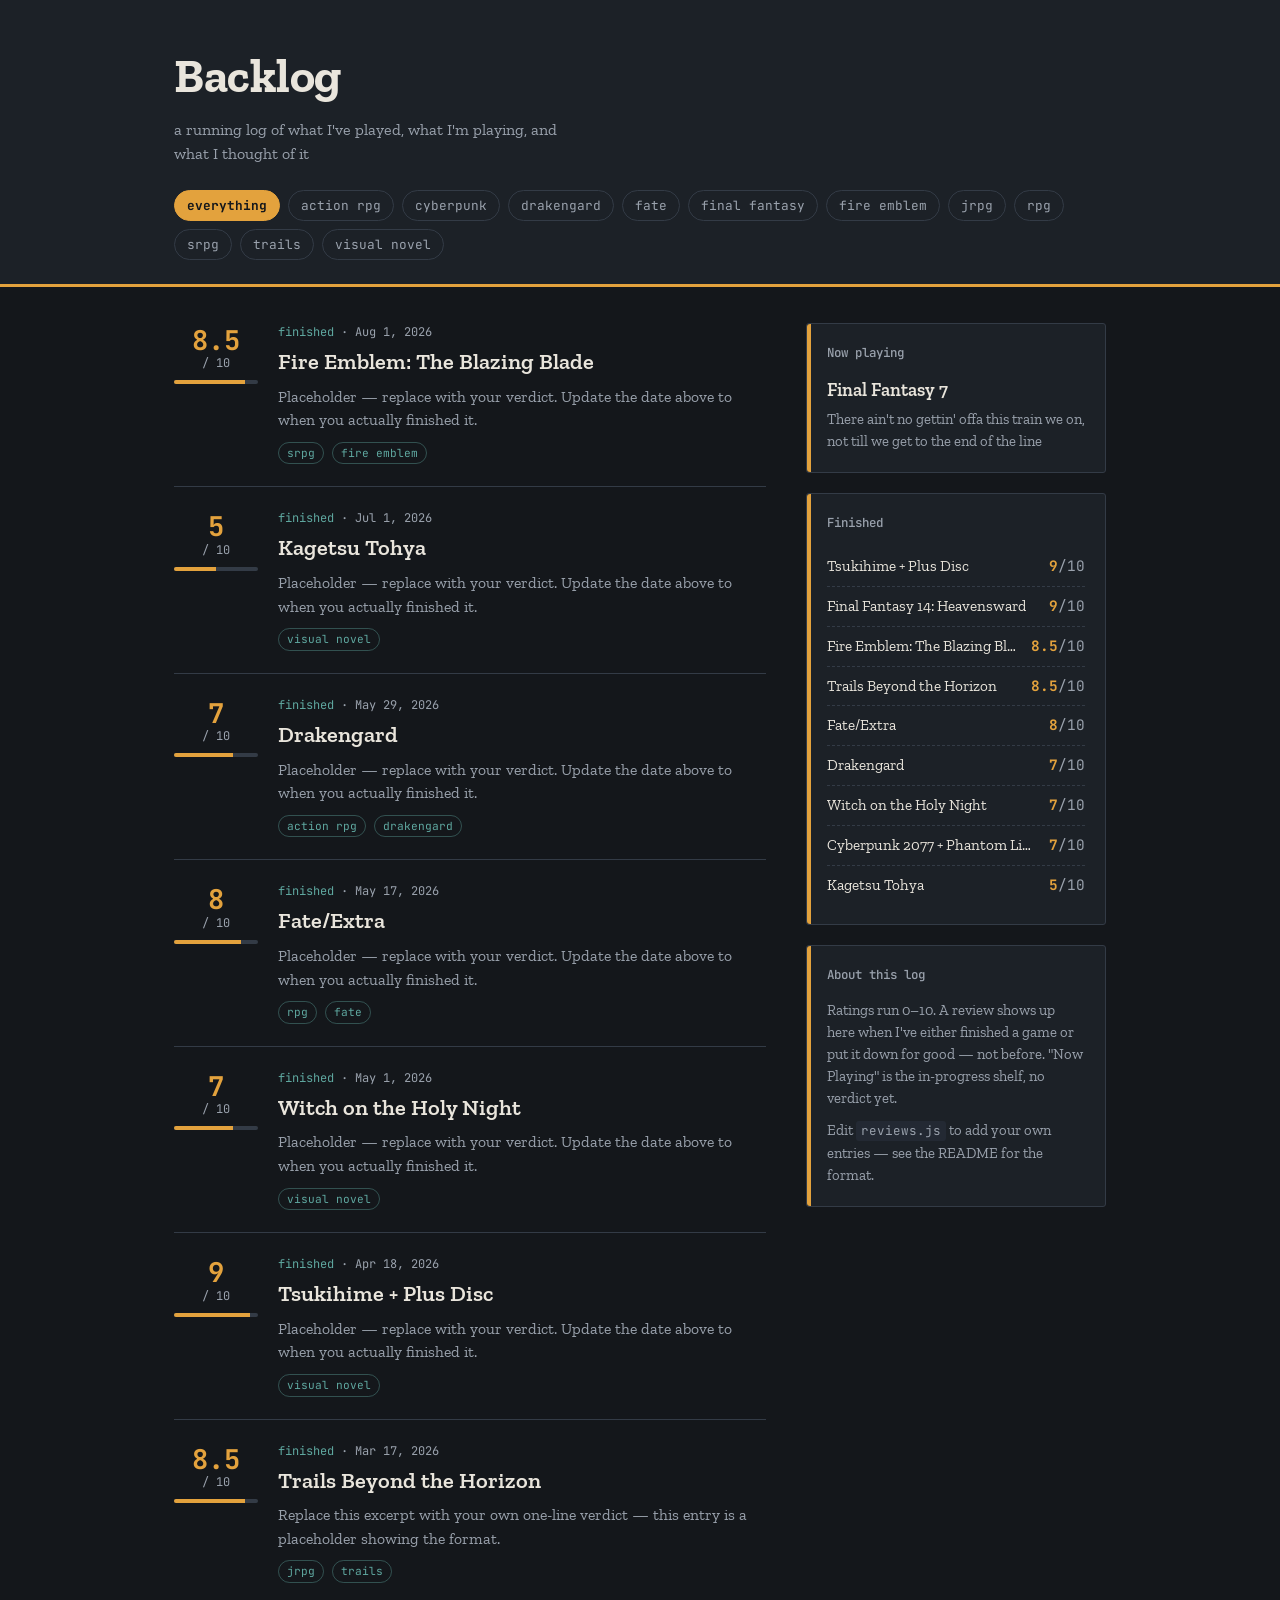
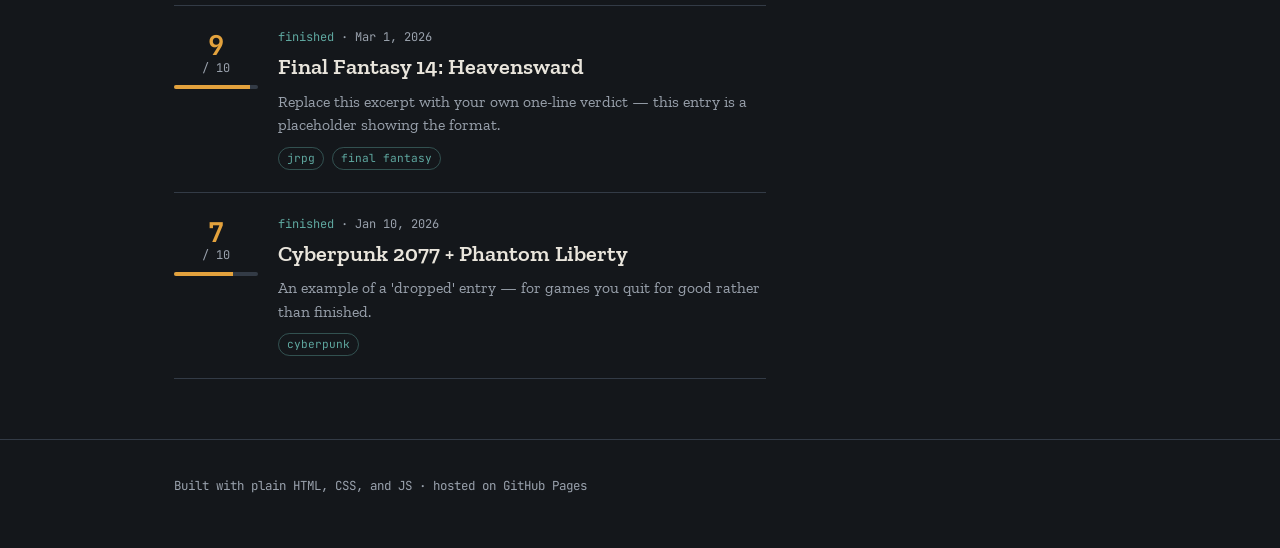
<file: index.html>
<!DOCTYPE html>
<html lang="en">
<head>
<meta charset="UTF-8">
<meta name="viewport" content="width=device-width, initial-scale=1.0">
<title>Backlog &mdash; a game review log</title>
<meta name="description" content="Reviews and running notes on whatever I'm playing.">
<link rel="preconnect" href="https://fonts.googleapis.com">
<link rel="preconnect" href="https://fonts.gstatic.com" crossorigin>
<link href="https://fonts.googleapis.com/css2?family=Zilla+Slab:wght@400;500;600;700&family=JetBrains+Mono:wght@400;500;700&display=swap" rel="stylesheet">
<link rel="stylesheet" href="style.css">
</head>
<body>

<header class="masthead">
  <div class="wrap masthead-inner">
    <div class="masthead-text">
      <h1 class="site-title">Backlog</h1>
      <p class="site-tag">a running log of what I've played, what I'm playing, and what I thought of it</p>
    </div>
    <nav class="filter-nav" id="filterNav" aria-label="Filter reviews by tag">
      <button class="filter-btn is-active" data-tag="all">everything</button>
    </nav>
  </div>
</header>

<main class="wrap layout">

  <section class="feed" id="feed" aria-label="Reviews">
    <!-- review entries injected by script.js -->
  </section>

  <aside class="sidebar">
    <div class="ticket now-playing" id="nowPlaying">
      <!-- now-playing entries injected by script.js -->
    </div>

    <div class="ticket finished-list" id="finishedList">
      <!-- finished entries injected by script.js -->
    </div>

    <div class="ticket about-box">
      <h2 class="ticket-title">About this log</h2>
      <p>Ratings run 0&ndash;10. A review shows up here when I've either finished a game or put it down for good &mdash; not before. "Now Playing" is the in-progress shelf, no verdict yet.</p>
      <p>Edit <code>reviews.js</code> to add your own entries &mdash; see the README for the format.</p>
    </div>
  </aside>

</main>

<footer class="site-footer">
  <div class="wrap">
    <p>Built with plain HTML, CSS, and JS &middot; hosted on GitHub Pages</p>
  </div>
</footer>

<!-- Full review overlay -->
<div class="overlay" id="overlay" aria-hidden="true">
  <div class="overlay-panel" role="dialog" aria-modal="true" aria-labelledby="overlayTitle">
    <button class="overlay-close" id="overlayClose" aria-label="Close review">&times;</button>
    <div id="overlayContent"></div>
  </div>
</div>

<script src="reviews.js"></script>
<script src="script.js"></script>
</body>
</html>
</file>
<file: style.css>
/* ---------------------------------------------------------
   Tokens
--------------------------------------------------------- */
:root {
  --ink: #14171b;
  --surface: #1c2127;
  --surface-raised: #232933;
  --line: #333b46;
  --text: #e9e5dc;
  --text-dim: #9aa2ad;
  --amber: #e3a23d;
  --amber-dim: #7a5a29;
  --teal: #5fa8a0;

  --font-display: 'Zilla Slab', Georgia, serif;
  --font-mono: 'JetBrains Mono', ui-monospace, Menlo, Consolas, monospace;

  --radius: 3px;
  --wrap: 980px;
}

* { box-sizing: border-box; }

@media (prefers-reduced-motion: reduce) {
  * { animation-duration: 0.01ms !important; transition-duration: 0.01ms !important; }
}

html { color-scheme: dark; }

body {
  margin: 0;
  background: var(--ink);
  color: var(--text);
  font-family: var(--font-display);
  font-size: 17px;
  line-height: 1.5;
}

.wrap {
  max-width: var(--wrap);
  margin: 0 auto;
  padding: 0 24px;
}

a { color: var(--teal); }
a:hover { color: var(--amber); }

code {
  font-family: var(--font-mono);
  background: var(--surface-raised);
  padding: 0.1em 0.4em;
  border-radius: var(--radius);
  font-size: 0.85em;
}

button {
  font-family: inherit;
  cursor: pointer;
}

:focus-visible {
  outline: 2px solid var(--amber);
  outline-offset: 2px;
}

/* ---------------------------------------------------------
   Masthead
--------------------------------------------------------- */
.masthead {
  border-bottom: 3px solid var(--amber);
  background: var(--surface);
  padding: 40px 0 0;
}

.masthead-inner {
  display: flex;
  flex-wrap: wrap;
  justify-content: space-between;
  align-items: flex-end;
  gap: 24px;
  padding-bottom: 20px;
}

.site-title {
  font-size: 3rem;
  font-weight: 700;
  margin: 0;
  letter-spacing: -0.01em;
}

.site-tag {
  margin: 6px 0 0;
  color: var(--text-dim);
  font-size: 1rem;
  max-width: 46ch;
}

.filter-nav {
  display: flex;
  flex-wrap: wrap;
  gap: 8px;
  padding-bottom: 4px;
}

.filter-btn {
  font-family: var(--font-mono);
  font-size: 0.8rem;
  background: transparent;
  border: 1px solid var(--line);
  color: var(--text-dim);
  padding: 6px 12px;
  border-radius: 999px;
}

.filter-btn:hover { border-color: var(--teal); color: var(--text); }

.filter-btn.is-active {
  background: var(--amber);
  border-color: var(--amber);
  color: var(--ink);
  font-weight: 700;
}

/* ---------------------------------------------------------
   Layout
--------------------------------------------------------- */
.layout {
  display: grid;
  grid-template-columns: 1fr 300px;
  gap: 40px;
  padding-top: 36px;
  padding-bottom: 60px;
  align-items: start;
}

@media (max-width: 800px) {
  .layout { grid-template-columns: 1fr; }
  .sidebar { order: -1; }
}

/* ---------------------------------------------------------
   Review entries (the "ledger")
--------------------------------------------------------- */
.entry {
  display: grid;
  grid-template-columns: 84px 1fr;
  gap: 20px;
  padding: 22px 0;
  border-bottom: 1px solid var(--line);
  cursor: pointer;
}

.entry:first-child { padding-top: 0; }

.entry:hover .entry-title { color: var(--amber); }

.score-block {
  display: flex;
  flex-direction: column;
  align-items: center;
  justify-content: flex-start;
  padding-top: 4px;
}

.score-number {
  font-family: var(--font-mono);
  font-size: 1.7rem;
  font-weight: 700;
  line-height: 1;
}

.score-max {
  font-family: var(--font-mono);
  font-size: 0.75rem;
  color: var(--text-dim);
}

.score-meter {
  width: 100%;
  height: 4px;
  background: var(--line);
  border-radius: 2px;
  margin-top: 8px;
  overflow: hidden;
}

.score-meter-fill {
  height: 100%;
  background: var(--amber);
}

.entry-body { min-width: 0; }

.entry-meta {
  font-family: var(--font-mono);
  font-size: 0.75rem;
  color: var(--text-dim);
  margin: 0 0 4px;
}

.entry-meta .status-dropped { color: #c96a4e; }
.entry-meta .status-finished { color: var(--teal); }

.entry-title {
  font-size: 1.4rem;
  font-weight: 600;
  margin: 0 0 6px;
}

.entry-excerpt {
  margin: 0;
  color: var(--text-dim);
  font-size: 0.98rem;
  max-width: 62ch;
}

.entry-tags {
  margin-top: 10px;
  display: flex;
  gap: 8px;
  flex-wrap: wrap;
}

.tag-chip {
  font-family: var(--font-mono);
  font-size: 0.7rem;
  color: var(--teal);
  border: 1px solid var(--amber-dim);
  border-color: color-mix(in srgb, var(--teal) 40%, transparent);
  padding: 2px 8px;
  border-radius: 999px;
}

/* ---------------------------------------------------------
   Sidebar / tickets
--------------------------------------------------------- */
.ticket {
  background: var(--surface);
  border: 1px solid var(--line);
  border-radius: var(--radius);
  padding: 20px;
  margin-bottom: 20px;
  position: relative;
}

.ticket::before {
  content: "";
  position: absolute;
  top: 0; left: 0; bottom: 0;
  width: 4px;
  background: var(--amber);
  border-radius: var(--radius) 0 0 var(--radius);
}

.ticket-title {
  font-family: var(--font-mono);
  font-size: 0.78rem;
  font-weight: 500;
  color: var(--text-dim);
  margin: 0 0 14px;
}

.now-playing-item + .now-playing-item {
  margin-top: 16px;
  padding-top: 16px;
  border-top: 1px dashed var(--line);
}

.np-game {
  font-size: 1.15rem;
  font-weight: 600;
  margin: 0 0 4px;
}

.np-note {
  font-size: 0.92rem;
  color: var(--text-dim);
  margin: 0;
}

.np-empty {
  color: var(--text-dim);
  font-size: 0.92rem;
  font-style: italic;
}

.finished-item {
  display: flex;
  align-items: baseline;
  justify-content: space-between;
  gap: 12px;
  padding: 8px 0;
  cursor: pointer;
}

.finished-item + .finished-item {
  border-top: 1px dashed var(--line);
}

.fi-title {
  font-size: 0.95rem;
  min-width: 0;
  overflow: hidden;
  text-overflow: ellipsis;
  white-space: nowrap;
}

.finished-item:hover .fi-title { color: var(--amber); }

.fi-score {
  font-family: var(--font-mono);
  font-weight: 700;
  color: var(--amber);
  font-size: 0.9rem;
  flex-shrink: 0;
}

.fi-score-max {
  font-weight: 400;
  color: var(--text-dim);
}

.about-box p {
  font-size: 0.92rem;
  color: var(--text-dim);
  margin: 0 0 10px;
}
.about-box p:last-child { margin-bottom: 0; }

/* ---------------------------------------------------------
   Overlay (full review)
--------------------------------------------------------- */
.overlay {
  position: fixed;
  inset: 0;
  background: rgba(10, 12, 14, 0.82);
  display: none;
  align-items: flex-start;
  justify-content: center;
  padding: 60px 20px;
  overflow-y: auto;
  z-index: 100;
}

.overlay.is-open { display: flex; }

.overlay-panel {
  background: var(--surface);
  border: 1px solid var(--line);
  border-radius: var(--radius);
  max-width: 680px;
  width: 100%;
  padding: 40px;
  position: relative;
}

.overlay-close {
  position: absolute;
  top: 14px;
  right: 14px;
  background: transparent;
  border: none;
  color: var(--text-dim);
  font-size: 1.8rem;
  line-height: 1;
  padding: 4px 8px;
}
.overlay-close:hover { color: var(--amber); }

.overlay-content h2 {
  font-size: 2rem;
  margin: 0 0 6px;
}

.overlay-meta {
  font-family: var(--font-mono);
  font-size: 0.8rem;
  color: var(--text-dim);
  margin: 0 0 20px;
}

.overlay-score {
  display: inline-flex;
  align-items: baseline;
  gap: 4px;
  font-family: var(--font-mono);
  font-weight: 700;
  color: var(--amber);
  font-size: 1.1rem;
  margin-bottom: 20px;
}

.overlay-body p {
  color: var(--text);
  margin: 0 0 16px;
  font-size: 1.02rem;
}

/* ---------------------------------------------------------
   Footer
--------------------------------------------------------- */
.site-footer {
  border-top: 1px solid var(--line);
  padding: 24px 0 40px;
  color: var(--text-dim);
  font-family: var(--font-mono);
  font-size: 0.78rem;
}
</file>
